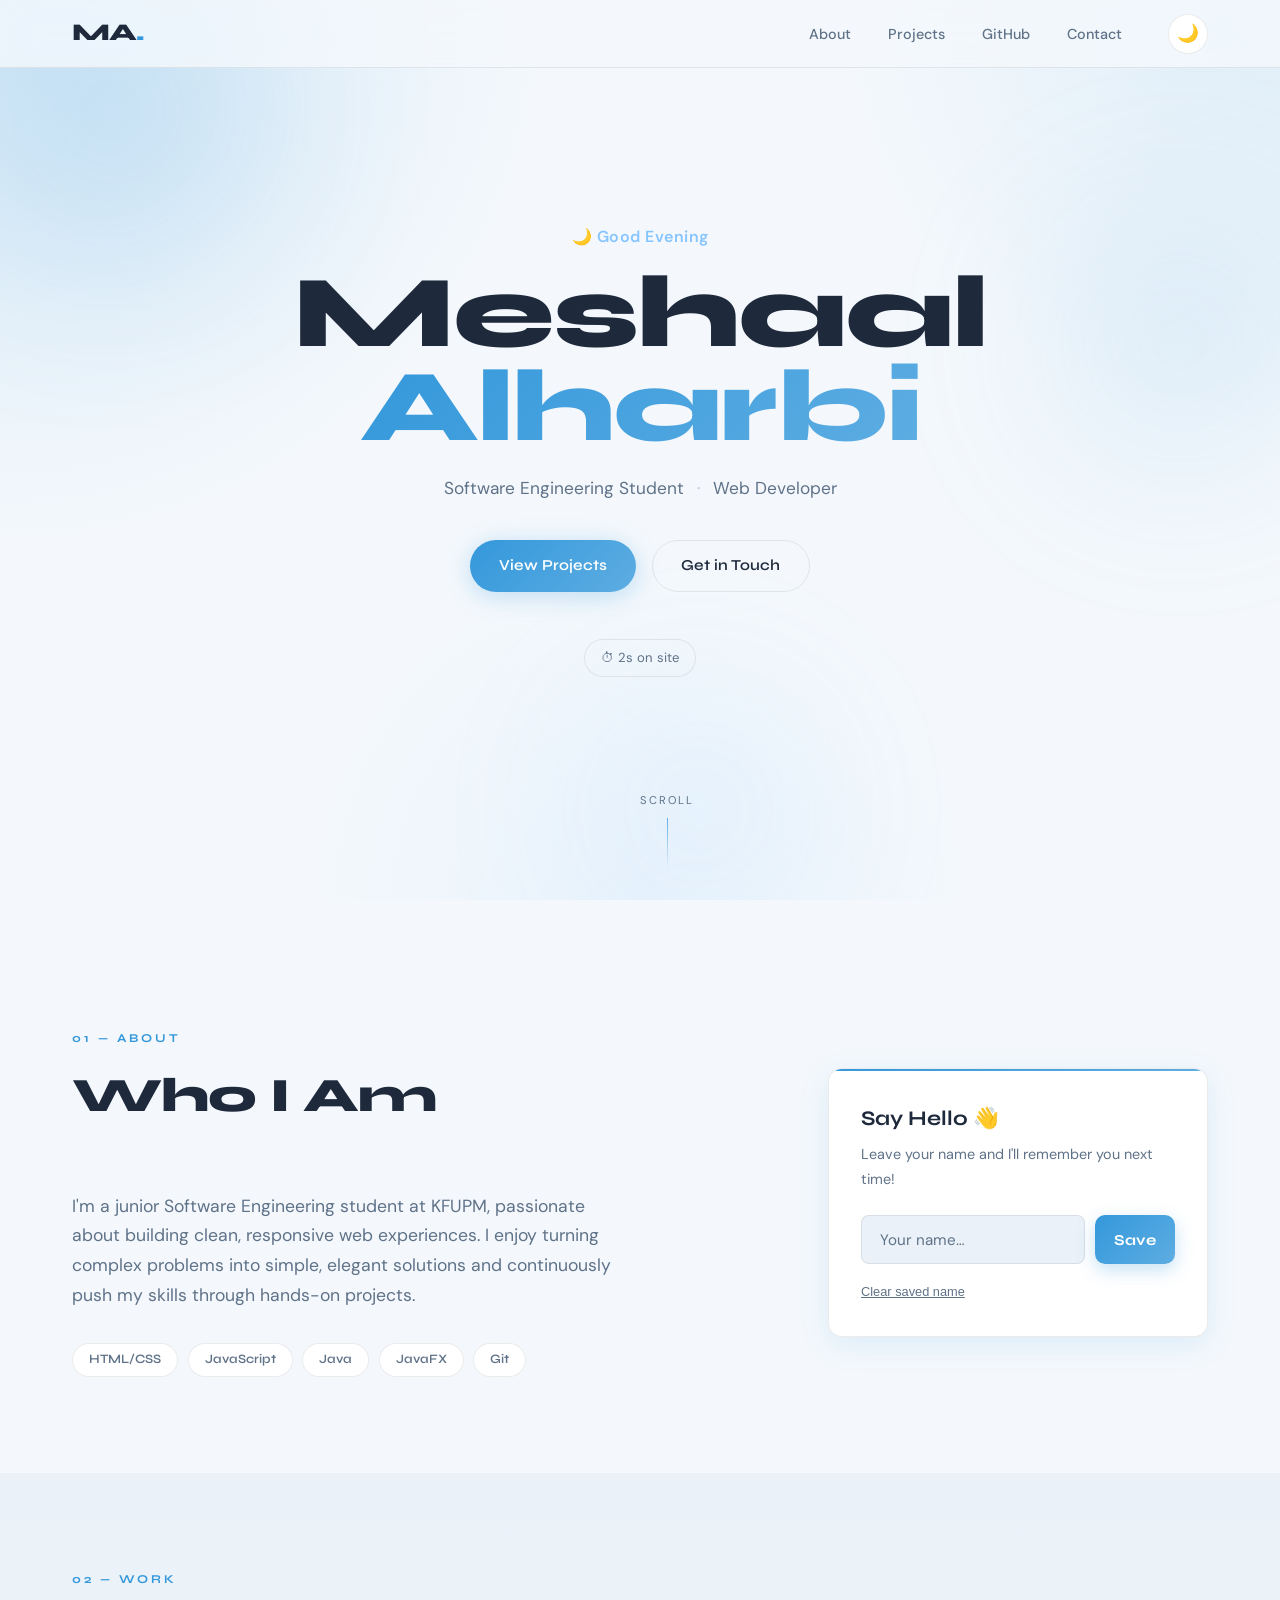
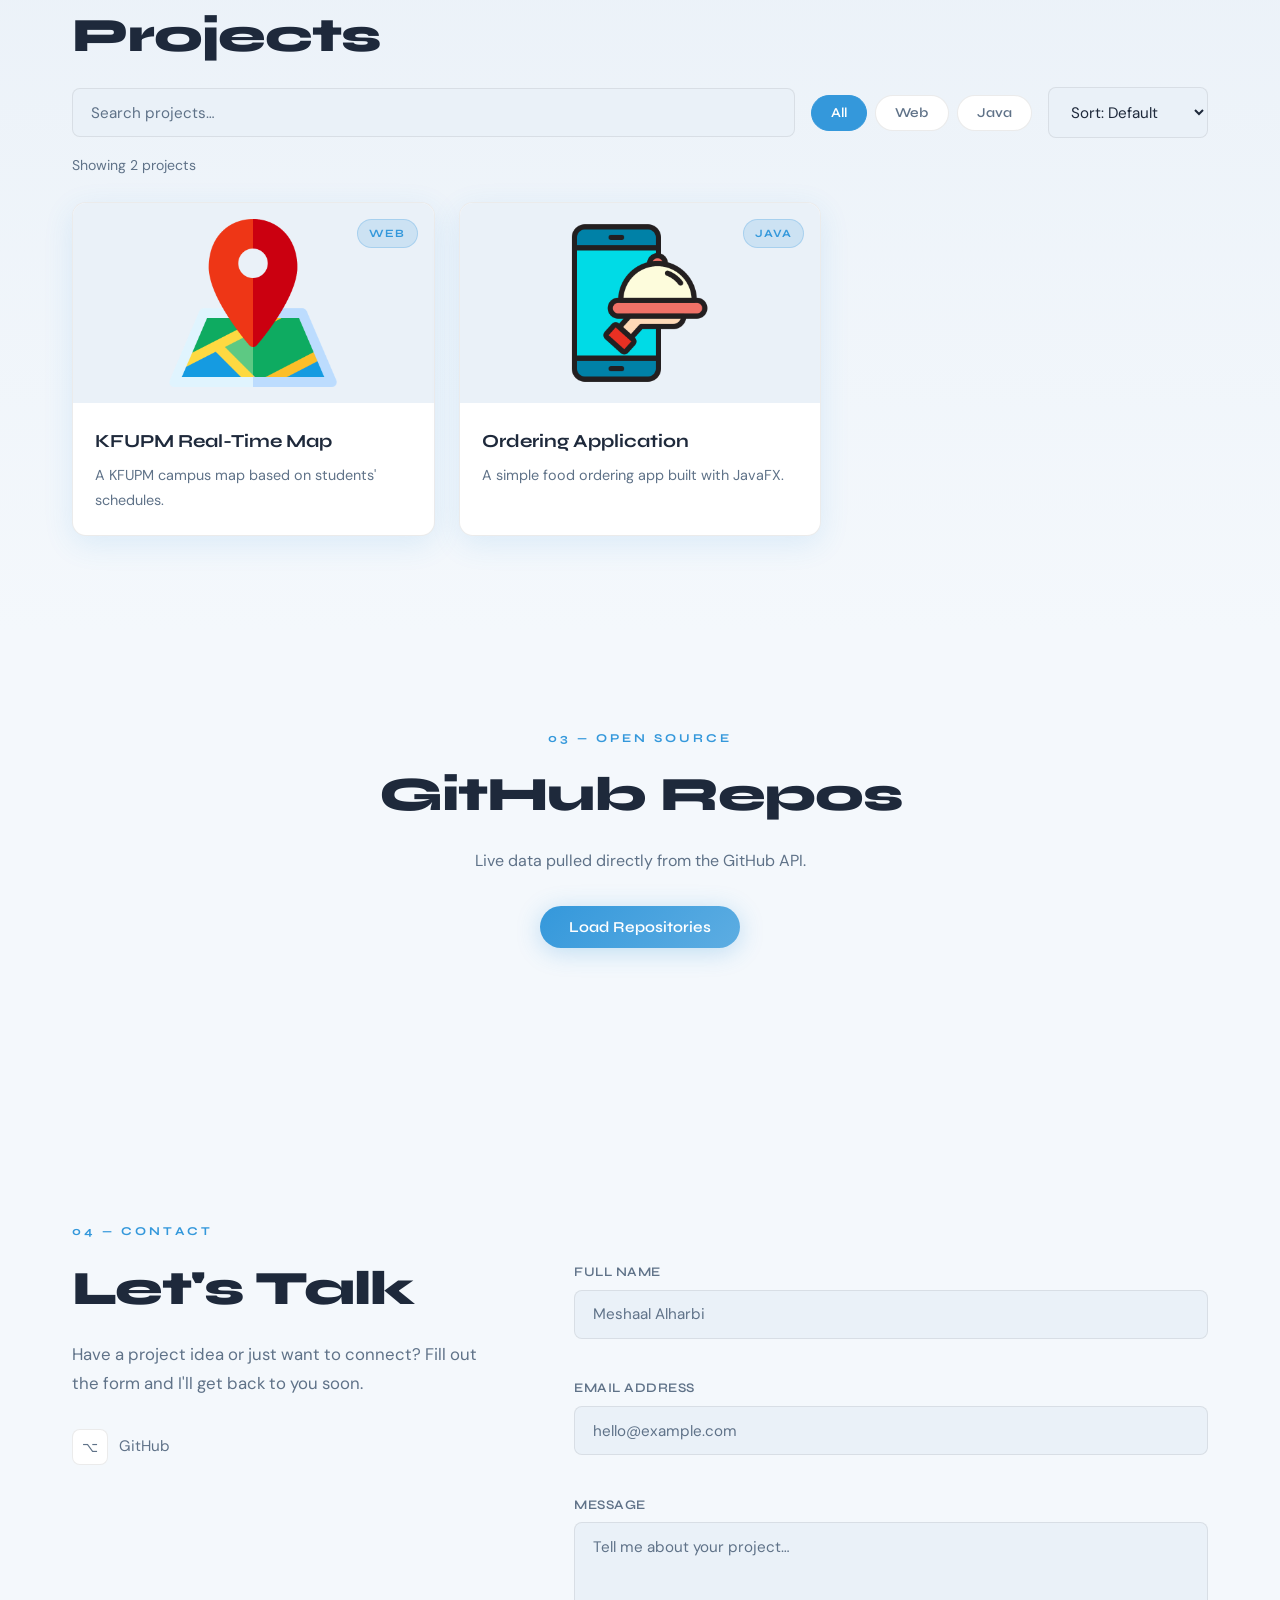
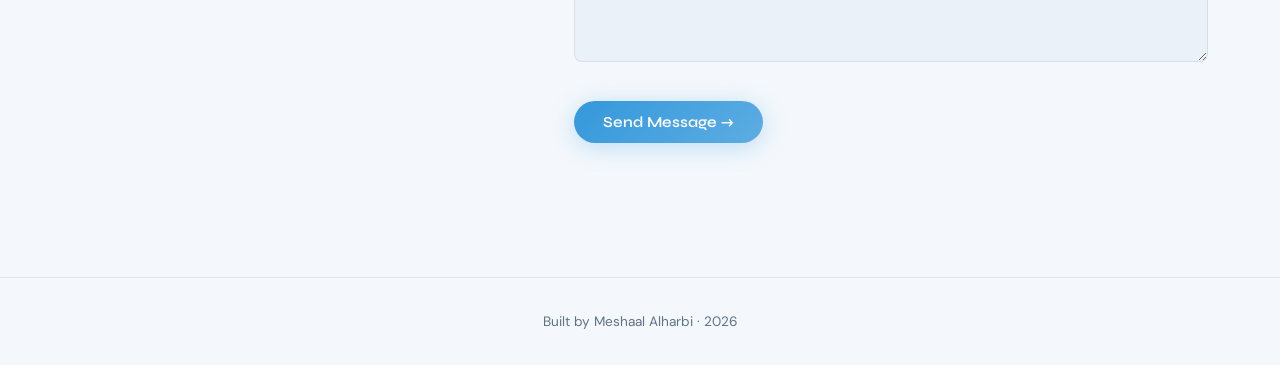
<file: index.html>
<!DOCTYPE html>
<html lang="en">
<head>
  <meta charset="UTF-8">
  <meta name="viewport" content="width=device-width, initial-scale=1.0">
  <title>Meshaal Alharbi — Portfolio</title>
  <link rel="preconnect" href="https://fonts.googleapis.com">
  <link rel="preconnect" href="https://fonts.gstatic.com" crossorigin>
  <link href="https://fonts.googleapis.com/css2?family=Syne:wght@400;600;700;800&family=DM+Sans:ital,wght@0,300;0,400;0,500;1,300&display=swap" rel="stylesheet">
  <link rel="stylesheet" href="css/styles.css">
</head>
<body>

  <nav id="navbar">
    <div class="nav-inner">
      <a href="#hero" class="nav-logo">MA<span class="dot">.</span></a>
      <ul class="nav-links">
        <li><a href="#about" class="nav-link">About</a></li>
        <li><a href="#projects" class="nav-link">Projects</a></li>
        <li><a href="#github" class="nav-link">GitHub</a></li>
        <li><a href="#contact" class="nav-link">Contact</a></li>
      </ul>
      <button id="themeToggle" aria-label="Toggle theme">
        <span class="theme-icon">☀</span>
      </button>
      <button class="hamburger" id="hamburger" aria-label="Open menu">
        <span></span><span></span><span></span>
      </button>
    </div>
  </nav>

  <div class="mobile-nav" id="mobileNav">
    <ul>
      <li><a href="#about" class="mobile-link">About</a></li>
      <li><a href="#projects" class="mobile-link">Projects</a></li>
      <li><a href="#github" class="mobile-link">GitHub</a></li>
      <li><a href="#contact" class="mobile-link">Contact</a></li>
    </ul>
  </div>

  <section id="hero">
    <div class="hero-bg">
      <div class="hero-blob blob1"></div>
      <div class="hero-blob blob2"></div>
      <div class="hero-blob blob3"></div>
    </div>
    <div class="hero-content">
      <p class="hero-eyebrow" id="greeting"></p>
      <h1 class="hero-name">Meshaal<br><span>Alharbi</span></h1>
      <p class="hero-role">Software Engineering Student <span class="sep">·</span> Web Developer</p>
      <div class="hero-cta">
        <a href="#projects" class="btn btn-primary">View Projects</a>
        <a href="#contact" class="btn btn-outline">Get in Touch</a>
      </div>
      <div id="timeOnSite" class="time-badge">⏱ 0s on site</div>
    </div>
    <div class="hero-scroll">
      <span>Scroll</span>
      <div class="scroll-line"></div>
    </div>
  </section>

  <section id="about">
    <div class="section-label">01 — About</div>
    <div class="about-grid">
      <div class="about-text">
        <h2 class="section-title">Who I Am</h2>
        <p id="welcomeMessage" class="welcome-msg"></p>
        <p class="about-bio">
          I'm a junior Software Engineering student at KFUPM, passionate about building clean, 
          responsive web experiences. I enjoy turning complex problems into simple, elegant solutions 
          and continuously push my skills through hands-on projects.
        </p>
        <div class="skills-row">
          <span class="skill-tag">HTML/CSS</span>
          <span class="skill-tag">JavaScript</span>
          <span class="skill-tag">Java</span>
          <span class="skill-tag">JavaFX</span>
          <span class="skill-tag">Git</span>
        </div>
      </div>
      <div class="about-card">
        <div class="card-inner">
          <h3 class="card-title">Say Hello 👋</h3>
          <p class="card-sub">Leave your name and I'll remember you next time!</p>
          <div class="name-input-group">
            <input type="text" id="visitorName" placeholder="Your name…" autocomplete="off">
            <button id="saveNameBtn">Save</button>
          </div>
          <button id="clearNameBtn" class="clear-btn">Clear saved name</button>
        </div>
      </div>
    </div>
  </section>

  <section id="projects">
    <div class="section-label">02 — Work</div>
    <h2 class="section-title">Projects</h2>

    <div class="projects-toolbar">
      <input type="text" id="projectSearch" placeholder="Search projects…" autocomplete="off">
      <div class="filter-buttons">
        <button class="filter-btn active" data-category="all">All</button>
        <button class="filter-btn" data-category="web">Web</button>
        <button class="filter-btn" data-category="java">Java</button>
      </div>
      <div class="sort-box">
        <select id="sortProjects" aria-label="Sort projects">
          <option value="default">Sort: Default</option>
          <option value="az">Sort: A → Z</option>
          <option value="za">Sort: Z → A</option>
        </select>
      </div>
    </div>

    <div class="projects-meta">
      <p id="projectCount"></p>
      <p id="noResultsMessage"></p>
    </div>

    <div class="projects-grid" id="projectsGrid">

      <div class="project-card" data-category="web">
        <div class="card-badge">Web</div>
        <div class="project-thumb">
          <img src="assets/images/project1.png" alt="KFUPM Real-Time Map" loading="lazy">
          <div class="thumb-overlay">
            <button class="details-btn">View Details</button>
          </div>
        </div>
        <div class="project-body">
          <h3>KFUPM Real-Time Map</h3>
          <p class="short-text">A KFUPM campus map based on students' schedules.</p>
          <div class="project-details hidden">
            <p>Helps students view routes between classes for each day. Focused on usability and clear route display across the campus.</p>
          </div>
        </div>
      </div>

      <div class="project-card" data-category="java">
        <div class="card-badge">Java</div>
        <div class="project-thumb">
          <img src="assets/images/project2.png" alt="Food Ordering Application" loading="lazy">
          <div class="thumb-overlay">
            <button class="details-btn">View Details</button>
          </div>
        </div>
        <div class="project-body">
          <h3>Ordering Application</h3>
          <p class="short-text">A simple food ordering app built with JavaFX.</p>
          <div class="project-details hidden">
            <p>Supports the online ordering process with a clean interface. Helped me deepen my Java skills and UI design thinking.</p>
          </div>
        </div>
      </div>

    </div>
  </section>

  <section id="github">
    <div class="section-label">03 — Open Source</div>
    <h2 class="section-title">GitHub Repos</h2>
    <p class="section-sub">Live data pulled directly from the GitHub API.</p>
    <button id="loadReposBtn" class="btn btn-primary">Load Repositories</button>
    <p id="apiMessage" class="api-message"></p>
    <div id="repoList" class="repo-grid"></div>
  </section>

  <section id="contact">
    <div class="section-label">04 — Contact</div>
    <div class="contact-grid">
      <div class="contact-left">
        <h2 class="section-title">Let's Talk</h2>
        <p class="contact-intro">
          Have a project idea or just want to connect? Fill out the form and I'll get back to you soon.
        </p>
        <div class="contact-links">
          <a href="https://github.com/alharbimesh47" target="_blank" class="contact-link-item">
            <span class="cl-icon">⌥</span> GitHub
          </a>
        </div>
      </div>
      <form id="contactForm" novalidate class="contact-form">
        <div class="form-group">
          <label for="nameInput">Full Name</label>
          <input id="nameInput" name="name" type="text" placeholder="Meshaal Alharbi" autocomplete="name">
          <p class="error-text" id="nameError"></p>
        </div>
        <div class="form-group">
          <label for="emailInput">Email Address</label>
          <input id="emailInput" name="email" type="email" placeholder="hello@example.com" autocomplete="email">
          <p class="error-text" id="emailError"></p>
        </div>
        <div class="form-group">
          <label for="messageInput">Message</label>
          <textarea id="messageInput" name="message" placeholder="Tell me about your project…"></textarea>
          <p class="error-text" id="messageError"></p>
        </div>
        <button type="submit" class="btn btn-primary submit-btn">Send Message →</button>
        <p id="formMessage" class="form-success"></p>
      </form>
    </div>
  </section>

  <footer>
    <p>Built by Meshaal Alharbi · <span id="footerYear"></span></p>
  </footer>

  <script src="js/script.js"></script>
</body>
</html>
</file>
<file: css/styles.css>
:root {
  --bg: #0b1220;
  --bg-2: #111827;
  --bg-card: #1b2535;
  --border: rgba(255,255,255,0.08);
  --text: #eaf2ff;
  --text-muted: #9fb3c8;
  --accent: #3498db;
  --accent-2: #5dade2;
  --accent-3: #86c5ff;
  --success: #2ecc71;
  --error: #ff6b6b;
  --nav-h: 68px;
  --font-display: 'Syne', sans-serif;
  --font-body: 'DM Sans', sans-serif;
  --radius: 14px;
  --radius-sm: 8px;
  --shadow: 0 8px 40px rgba(0,0,0,0.35);
  --transition: 0.3s cubic-bezier(0.4,0,0.2,1);
}

body.light {
  --bg: #f4f8fc;
  --bg-2: #eaf1f8;
  --bg-card: #ffffff;
  --border: rgba(0,0,0,0.08);
  --text: #1e293b;
  --text-muted: #5f7288;
  --shadow: 0 8px 30px rgba(52,152,219,0.12);
}

*, *::before, *::after {
  margin: 0;
  padding: 0;
  box-sizing: border-box;
}

html {
  scroll-behavior: smooth;
  scroll-padding-top: var(--nav-h);
}

body {
  font-family: var(--font-body);
  background: var(--bg);
  color: var(--text);
  line-height: 1.7;
  transition: background var(--transition), color var(--transition);
  overflow-x: hidden;
}

img {
  display: block;
  max-width: 100%;
}

a {
  text-decoration: none;
  color: inherit;
}

#navbar {
  position: fixed;
  top: 0;
  left: 0;
  right: 0;
  height: var(--nav-h);
  z-index: 1000;
  backdrop-filter: blur(18px) saturate(1.4);
  -webkit-backdrop-filter: blur(18px) saturate(1.4);
  background: rgba(11,18,32,0.78);
  border-bottom: 1px solid var(--border);
  transition: background var(--transition);
}

body.light #navbar {
  background: rgba(244,248,252,0.82);
}

.nav-inner {
  max-width: 1200px;
  margin: 0 auto;
  height: 100%;
  padding: 0 2rem;
  display: flex;
  align-items: center;
  justify-content: space-between;
  gap: 2rem;
}

.nav-logo {
  font-family: var(--font-display);
  font-size: 1.5rem;
  font-weight: 800;
  letter-spacing: -1px;
  color: var(--text);
}

.nav-logo .dot {
  color: var(--accent);
}

.nav-links {
  list-style: none;
  display: flex;
  gap: 0.5rem;
  margin-left: auto;
}

.nav-link {
  font-size: 0.9rem;
  font-weight: 500;
  color: var(--text-muted);
  padding: 0.4rem 0.9rem;
  border-radius: 99px;
  transition: color var(--transition), background var(--transition);
}

.nav-link:hover {
  color: var(--text);
  background: var(--border);
}

#themeToggle {
  width: 40px;
  height: 40px;
  border-radius: 50%;
  border: 1px solid var(--border);
  background: var(--bg-card);
  color: var(--text);
  cursor: pointer;
  font-size: 1.1rem;
  display: flex;
  align-items: center;
  justify-content: center;
  transition: var(--transition);
  flex-shrink: 0;
}

#themeToggle:hover {
  border-color: var(--accent);
}

.hamburger {
  display: none;
  flex-direction: column;
  gap: 5px;
  background: none;
  border: none;
  cursor: pointer;
  padding: 4px;
}

.hamburger span {
  display: block;
  width: 22px;
  height: 2px;
  background: var(--text);
  border-radius: 2px;
  transition: var(--transition);
}

.mobile-nav {
  display: none;
  position: fixed;
  top: var(--nav-h);
  left: 0;
  right: 0;
  background: var(--bg-2);
  border-bottom: 1px solid var(--border);
  z-index: 999;
  padding: 1rem 0;
}

.mobile-nav.open {
  display: block;
}

.mobile-nav ul {
  list-style: none;
}

.mobile-nav li {
  padding: 0.8rem 2rem;
}

.mobile-link {
  font-size: 1.1rem;
  font-weight: 500;
  color: var(--text-muted);
  transition: color var(--transition);
}

.mobile-link:hover {
  color: var(--text);
}

.btn {
  display: inline-flex;
  align-items: center;
  gap: 0.4rem;
  padding: 0.75rem 1.8rem;
  border-radius: 99px;
  font-family: var(--font-display);
  font-size: 0.95rem;
  font-weight: 600;
  cursor: pointer;
  border: none;
  transition: var(--transition);
}

.btn-primary {
  background: linear-gradient(135deg, var(--accent), var(--accent-2));
  color: #fff;
  box-shadow: 0 4px 24px rgba(52,152,219,0.28);
}

.btn-primary:hover {
  transform: translateY(-2px);
  box-shadow: 0 10px 30px rgba(52,152,219,0.36);
}

.btn-outline {
  background: transparent;
  color: var(--text);
  border: 1px solid var(--border);
}

.btn-outline:hover {
  border-color: var(--accent);
  color: var(--accent);
  transform: translateY(-2px);
}

section {
  max-width: 1200px;
  margin: 0 auto;
  padding: 6rem 2rem;
}

.section-label {
  font-family: var(--font-display);
  font-size: 0.75rem;
  font-weight: 700;
  letter-spacing: 3px;
  text-transform: uppercase;
  color: var(--accent);
  margin-bottom: 1.2rem;
}

.section-title {
  font-family: var(--font-display);
  font-size: clamp(2rem, 4vw, 3rem);
  font-weight: 800;
  color: var(--text);
  line-height: 1.15;
  letter-spacing: -1px;
  margin-bottom: 1.5rem;
}

#hero {
  min-height: 100vh;
  max-width: 100%;
  padding: 0 2rem;
  display: flex;
  align-items: center;
  justify-content: center;
  text-align: center;
  position: relative;
  overflow: hidden;
  background:
    radial-gradient(circle at top left, rgba(52,152,219,0.16), transparent 35%),
    radial-gradient(circle at top right, rgba(93,173,226,0.14), transparent 28%),
    radial-gradient(circle at bottom center, rgba(134,197,255,0.10), transparent 30%);
}

.hero-bg {
  position: absolute;
  inset: 0;
  pointer-events: none;
  z-index: 0;
}

.hero-blob {
  position: absolute;
  border-radius: 50%;
  filter: blur(90px);
  opacity: 0.24;
  animation: blobFloat 8s ease-in-out infinite alternate;
}

.blob1 {
  width: 460px;
  height: 460px;
  background: radial-gradient(circle, var(--accent), transparent 70%);
  top: -120px;
  left: -120px;
  animation-delay: 0s;
}

.blob2 {
  width: 360px;
  height: 360px;
  background: radial-gradient(circle, var(--accent-2), transparent 70%);
  top: 18%;
  right: -80px;
  animation-delay: 2s;
}

.blob3 {
  width: 320px;
  height: 320px;
  background: radial-gradient(circle, var(--accent-3), transparent 70%);
  bottom: -70px;
  left: 42%;
  animation-delay: 4s;
  opacity: 0.16;
}

@keyframes blobFloat {
  from {
    transform: translate(0, 0) scale(1);
  }
  to {
    transform: translate(20px, 16px) scale(1.05);
  }
}

.hero-content {
  position: relative;
  z-index: 1;
  animation: fadeUp 0.9s ease both;
  max-width: 980px;
  width: 100%;
}

@keyframes fadeUp {
  from {
    opacity: 0;
    transform: translateY(30px);
  }
  to {
    opacity: 1;
    transform: translateY(0);
  }
}

.hero-eyebrow {
  font-size: 1rem;
  color: var(--accent-3);
  font-weight: 600;
  margin-bottom: 1rem;
  letter-spacing: 0.5px;
  min-height: 1.4rem;
}

.hero-name {
  font-family: var(--font-display);
  font-size: clamp(3.6rem, 8vw, 7rem);
  font-weight: 800;
  line-height: 0.92;
  letter-spacing: -2px;
  color: var(--text);
  margin: 0 auto 1.25rem;
  max-width: 900px;
  text-wrap: balance;
}

.hero-name span {
  display: inline-block;
  background: linear-gradient(135deg, var(--accent), var(--accent-2));
  -webkit-background-clip: text;
  -webkit-text-fill-color: transparent;
  background-clip: text;
}

.hero-role {
  font-size: 1.08rem;
  color: var(--text-muted);
  margin-bottom: 2.3rem;
}

.sep {
  margin: 0 0.5rem;
  opacity: 0.4;
}

.hero-cta {
  display: flex;
  gap: 1rem;
  justify-content: center;
  flex-wrap: wrap;
  margin-bottom: 1.7rem;
}

.time-badge {
  display: inline-block;
  font-size: 0.82rem;
  color: var(--text-muted);
  background: rgba(255,255,255,0.04);
  border: 1px solid var(--border);
  padding: 0.45rem 1rem;
  border-radius: 99px;
  margin-top: 1.2rem;
}

.hero-scroll {
  position: absolute;
  bottom: 2rem;
  left: 50%;
  transform: translateX(-50%);
  display: flex;
  flex-direction: column;
  align-items: center;
  gap: 0.5rem;
  font-size: 0.7rem;
  letter-spacing: 2px;
  text-transform: uppercase;
  color: var(--text-muted);
  z-index: 1;
  animation: fadeUp 1.2s 0.5s ease both;
}

.scroll-line {
  width: 1px;
  height: 50px;
  background: linear-gradient(to bottom, var(--accent-2), transparent);
  animation: scrollPulse 2s ease-in-out infinite;
}

@keyframes scrollPulse {
  0%, 100% {
    opacity: 0.3;
  }
  50% {
    opacity: 1;
  }
}

#about {
  padding-top: 8rem;
}

.about-grid {
  display: grid;
  grid-template-columns: 1fr 380px;
  gap: 4rem;
  align-items: start;
}

.about-bio {
  color: var(--text-muted);
  font-size: 1.1rem;
  max-width: 540px;
  margin-bottom: 2rem;
}

.welcome-msg {
  font-size: 1.15rem;
  font-weight: 600;
  color: var(--accent-3);
  min-height: 1.8rem;
  margin-bottom: 1rem;
}

.skills-row {
  display: flex;
  flex-wrap: wrap;
  gap: 0.6rem;
}

.skill-tag {
  font-size: 0.8rem;
  font-weight: 600;
  font-family: var(--font-display);
  padding: 0.3rem 1rem;
  border-radius: 99px;
  background: var(--bg-card);
  border: 1px solid var(--border);
  color: var(--text-muted);
  transition: var(--transition);
}

.skill-tag:hover {
  border-color: var(--accent);
  color: var(--accent);
}

.about-card {
  background: var(--bg-card);
  border: 1px solid var(--border);
  border-radius: var(--radius);
  padding: 2rem;
  box-shadow: var(--shadow);
  position: relative;
  overflow: hidden;
}

.about-card::before {
  content: '';
  position: absolute;
  top: -1px;
  left: -1px;
  right: -1px;
  height: 3px;
  background: linear-gradient(90deg, var(--accent), var(--accent-2));
  border-radius: var(--radius) var(--radius) 0 0;
}

.card-title {
  font-family: var(--font-display);
  font-size: 1.3rem;
  font-weight: 700;
  margin-bottom: 0.4rem;
}

.card-sub {
  font-size: 0.9rem;
  color: var(--text-muted);
  margin-bottom: 1.5rem;
}

.name-input-group {
  display: flex;
  gap: 0.6rem;
  margin-bottom: 0.8rem;
}

.name-input-group input {
  flex: 1;
}

.name-input-group button {
  appearance: none;
  -webkit-appearance: none;
  background: linear-gradient(135deg, var(--accent), var(--accent-2));
  color: #ffffff;
  border: none;
  outline: none;
  border-radius: 10px;
  padding: 0.85rem 1.2rem;
  font-family: var(--font-display);
  font-size: 0.95rem;
  font-weight: 700;
  cursor: pointer;
  transition: var(--transition);
  box-shadow: 0 6px 18px rgba(52,152,219,0.28);
}

.name-input-group button:hover {
  transform: translateY(-2px);
  box-shadow: 0 10px 24px rgba(52,152,219,0.36);
}

.clear-btn {
  background: none;
  border: none;
  font-size: 0.8rem;
  color: var(--text-muted);
  cursor: pointer;
  text-decoration: underline;
  transition: color var(--transition);
}

.clear-btn:hover {
  color: var(--error);
}

input[type="text"],
input[type="email"],
textarea,
select {
  width: 100%;
  padding: 0.85rem 1.1rem;
  background: var(--bg-2);
  border: 1px solid var(--border);
  border-radius: var(--radius-sm);
  color: var(--text);
  font-family: var(--font-body);
  font-size: 0.95rem;
  transition: border-color var(--transition), box-shadow var(--transition);
  outline: none;
}

input::placeholder,
textarea::placeholder {
  color: var(--text-muted);
}

input:focus,
textarea:focus,
select:focus {
  border-color: var(--accent);
  box-shadow: 0 0 0 3px rgba(52,152,219,0.18);
}

textarea {
  min-height: 140px;
  resize: vertical;
}

#projects {
  background: linear-gradient(180deg, var(--bg-2) 0%, var(--bg) 100%);
  max-width: 100%;
}

#projects > * {
  max-width: 1200px;
  margin-left: auto;
  margin-right: auto;
}

#projects .section-title,
#projects .section-label,
#projects .projects-toolbar,
#projects .projects-meta,
#projects .projects-grid {
  padding-left: 2rem;
  padding-right: 2rem;
}

.projects-toolbar {
  display: flex;
  flex-wrap: wrap;
  gap: 1rem;
  align-items: center;
  margin-bottom: 1rem;
}

.projects-toolbar input {
  flex: 1;
  min-width: 180px;
}

.filter-buttons {
  display: flex;
  gap: 0.5rem;
  flex-wrap: wrap;
}

.filter-btn {
  padding: 0.55rem 1.2rem;
  border-radius: 99px;
  border: 1px solid var(--border);
  background: var(--bg-card);
  color: var(--text-muted);
  font-family: var(--font-display);
  font-size: 0.85rem;
  font-weight: 600;
  cursor: pointer;
  transition: var(--transition);
}

.filter-btn:hover,
.filter-btn.active {
  background: var(--accent);
  border-color: var(--accent);
  color: #fff;
}

.sort-box select {
  width: auto;
  min-width: 160px;
}

.projects-meta {
  margin-bottom: 1.5rem;
  font-size: 0.88rem;
  color: var(--text-muted);
}

#noResultsMessage {
  color: var(--error);
}

.projects-grid {
  display: grid;
  grid-template-columns: repeat(auto-fill, minmax(300px, 1fr));
  gap: 1.5rem;
}

.project-card {
  background: var(--bg-card);
  border: 1px solid var(--border);
  border-radius: var(--radius);
  overflow: hidden;
  transition: transform var(--transition), box-shadow var(--transition), border-color var(--transition);
  position: relative;
  box-shadow: var(--shadow);
}

.project-card:hover {
  transform: translateY(-6px);
  box-shadow: 0 16px 42px rgba(0,0,0,0.28);
  border-color: rgba(52,152,219,0.35);
}

.card-badge {
  position: absolute;
  top: 1rem;
  right: 1rem;
  font-size: 0.7rem;
  font-weight: 700;
  font-family: var(--font-display);
  letter-spacing: 1px;
  text-transform: uppercase;
  background: rgba(52,152,219,0.16);
  color: var(--accent);
  border: 1px solid rgba(52,152,219,0.24);
  padding: 0.25rem 0.7rem;
  border-radius: 99px;
  z-index: 2;
}

.project-thumb {
  position: relative;
  overflow: hidden;
  height: 200px;
  background: var(--bg-2);
}

.project-thumb img {
  width: 100%;
  height: 100%;
  object-fit: contain;
  padding: 1rem;
  transition: transform 0.5s ease;
}

.project-card:hover .project-thumb img {
  transform: scale(1.04);
}

.thumb-overlay {
  position: absolute;
  inset: 0;
  background: rgba(11,18,32,0.72);
  display: flex;
  align-items: center;
  justify-content: center;
  opacity: 0;
  transition: opacity var(--transition);
}

.project-card:hover .thumb-overlay {
  opacity: 1;
}

.details-btn {
  padding: 0.6rem 1.4rem;
  border-radius: 99px;
  border: 1px solid rgba(255,255,255,0.3);
  background: rgba(255,255,255,0.08);
  color: #fff;
  font-family: var(--font-display);
  font-size: 0.85rem;
  font-weight: 600;
  cursor: pointer;
  transition: var(--transition);
  backdrop-filter: blur(6px);
}

.details-btn:hover {
  background: var(--accent);
  border-color: var(--accent);
}

.project-body {
  padding: 1.4rem;
}

.project-body h3 {
  font-family: var(--font-display);
  font-size: 1.15rem;
  font-weight: 700;
  color: var(--text);
  margin-bottom: 0.4rem;
}

.short-text,
.project-body p {
  font-size: 0.9rem;
  color: var(--text-muted);
}

.project-details {
  margin-top: 0.8rem;
  padding: 0.9rem;
  background: rgba(255,255,255,0.03);
  border-radius: var(--radius-sm);
  border-left: 3px solid var(--accent);
}

.hidden {
  display: none !important;
}

#github {
  text-align: center;
}

.section-sub {
  color: var(--text-muted);
  margin-bottom: 2rem;
  font-size: 1rem;
}

.api-message {
  margin-top: 1.2rem;
  font-size: 0.9rem;
  color: var(--text-muted);
  min-height: 1.4rem;
}

.repo-grid {
  display: grid;
  grid-template-columns: repeat(auto-fill, minmax(280px, 1fr));
  gap: 1.5rem;
  margin-top: 2.5rem;
  text-align: left;
}

.repo-card {
  background: var(--bg-card);
  border: 1px solid var(--border);
  border-radius: var(--radius);
  padding: 1.5rem;
  transition: transform var(--transition), border-color var(--transition), box-shadow var(--transition);
  animation: fadeUp 0.5s ease both;
  box-shadow: var(--shadow);
}

.repo-card:hover {
  transform: translateY(-4px);
  border-color: rgba(52,152,219,0.35);
  box-shadow: 0 14px 34px rgba(0,0,0,0.22);
}

.repo-card h3 {
  font-family: var(--font-display);
  font-size: 1.05rem;
  font-weight: 700;
  color: var(--text);
  margin-bottom: 0.5rem;
  word-break: break-all;
}

.repo-card p {
  font-size: 0.88rem;
  color: var(--text-muted);
  margin-bottom: 0.4rem;
}

.repo-lang {
  display: inline-block;
  font-size: 0.75rem;
  font-weight: 600;
  font-family: var(--font-display);
  padding: 0.2rem 0.7rem;
  border-radius: 99px;
  background: rgba(52,152,219,0.12);
  color: var(--accent);
  margin-top: 0.5rem;
}

.repo-card a {
  display: inline-block;
  margin-top: 1rem;
  font-size: 0.88rem;
  font-weight: 600;
  color: var(--accent);
  border-bottom: 1px solid rgba(52,152,219,0.28);
  transition: border-color var(--transition);
}

.repo-card a:hover {
  border-color: var(--accent);
}

.repo-card:nth-child(1) {
  animation-delay: 0.05s;
}

.repo-card:nth-child(2) {
  animation-delay: 0.1s;
}

.repo-card:nth-child(3) {
  animation-delay: 0.15s;
}

.repo-card:nth-child(4) {
  animation-delay: 0.2s;
}

.repo-card:nth-child(5) {
  animation-delay: 0.25s;
}

.repo-card:nth-child(6) {
  animation-delay: 0.3s;
}

#loadReposBtn.loading {
  opacity: 0.75;
  cursor: not-allowed;
  box-shadow: 0 4px 20px rgba(52,152,219,0.18);
}

#loadReposBtn.loaded {
  background: linear-gradient(135deg, #2ecc71, #27ae60);
  box-shadow: 0 6px 22px rgba(46,204,113,0.28);
  cursor: default;
}

#loadReposBtn:disabled {
  opacity: 0.9;
}

#contact {
  background: var(--bg);
}

.contact-grid {
  display: grid;
  grid-template-columns: 1fr 1.5fr;
  gap: 5rem;
  align-items: start;
}

.contact-intro {
  color: var(--text-muted);
  font-size: 1.05rem;
  margin-bottom: 2rem;
}

.contact-links {
  display: flex;
  flex-direction: column;
  gap: 0.8rem;
}

.contact-link-item {
  display: flex;
  align-items: center;
  gap: 0.7rem;
  color: var(--text-muted);
  font-size: 0.95rem;
  transition: color var(--transition);
}

.contact-link-item:hover {
  color: var(--accent);
}

.cl-icon {
  width: 36px;
  height: 36px;
  background: var(--bg-card);
  border: 1px solid var(--border);
  border-radius: 8px;
  display: flex;
  align-items: center;
  justify-content: center;
  font-size: 0.9rem;
}

.contact-form {
  display: flex;
  flex-direction: column;
  gap: 1rem;
}

.form-group {
  display: flex;
  flex-direction: column;
  gap: 0.4rem;
}

.form-group label {
  font-size: 0.82rem;
  font-weight: 600;
  font-family: var(--font-display);
  color: var(--text-muted);
  letter-spacing: 0.5px;
  text-transform: uppercase;
}

.error-text {
  font-size: 0.82rem;
  color: var(--error);
  min-height: 1rem;
}

.submit-btn {
  align-self: flex-start;
}

.form-success {
  font-size: 0.9rem;
  color: var(--success);
  font-weight: 500;
  min-height: 1.4rem;
  text-align: center;
}

footer {
  border-top: 1px solid var(--border);
  padding: 2rem;
  text-align: center;
  font-size: 0.85rem;
  color: var(--text-muted);
  background: var(--bg);
}

@media (max-width: 900px) {
  .about-grid {
    grid-template-columns: 1fr;
  }

  .about-card {
    max-width: 480px;
  }

  .contact-grid {
    grid-template-columns: 1fr;
    gap: 2.5rem;
  }

  .submit-btn {
    align-self: stretch;
  }
}

@media (max-width: 700px) {
  .nav-links {
    display: none;
  }

  .hamburger {
    display: flex;
  }

  .hero-name {
    font-size: clamp(3rem, 16vw, 4.8rem);
    letter-spacing: -1.5px;
    line-height: 0.95;
  }

  #projects .section-title,
  #projects .section-label,
  #projects .projects-toolbar,
  #projects .projects-meta,
  #projects .projects-grid {
    padding-left: 1rem;
    padding-right: 1rem;
  }

  section {
    padding: 4rem 1rem;
  }
}
</file>
